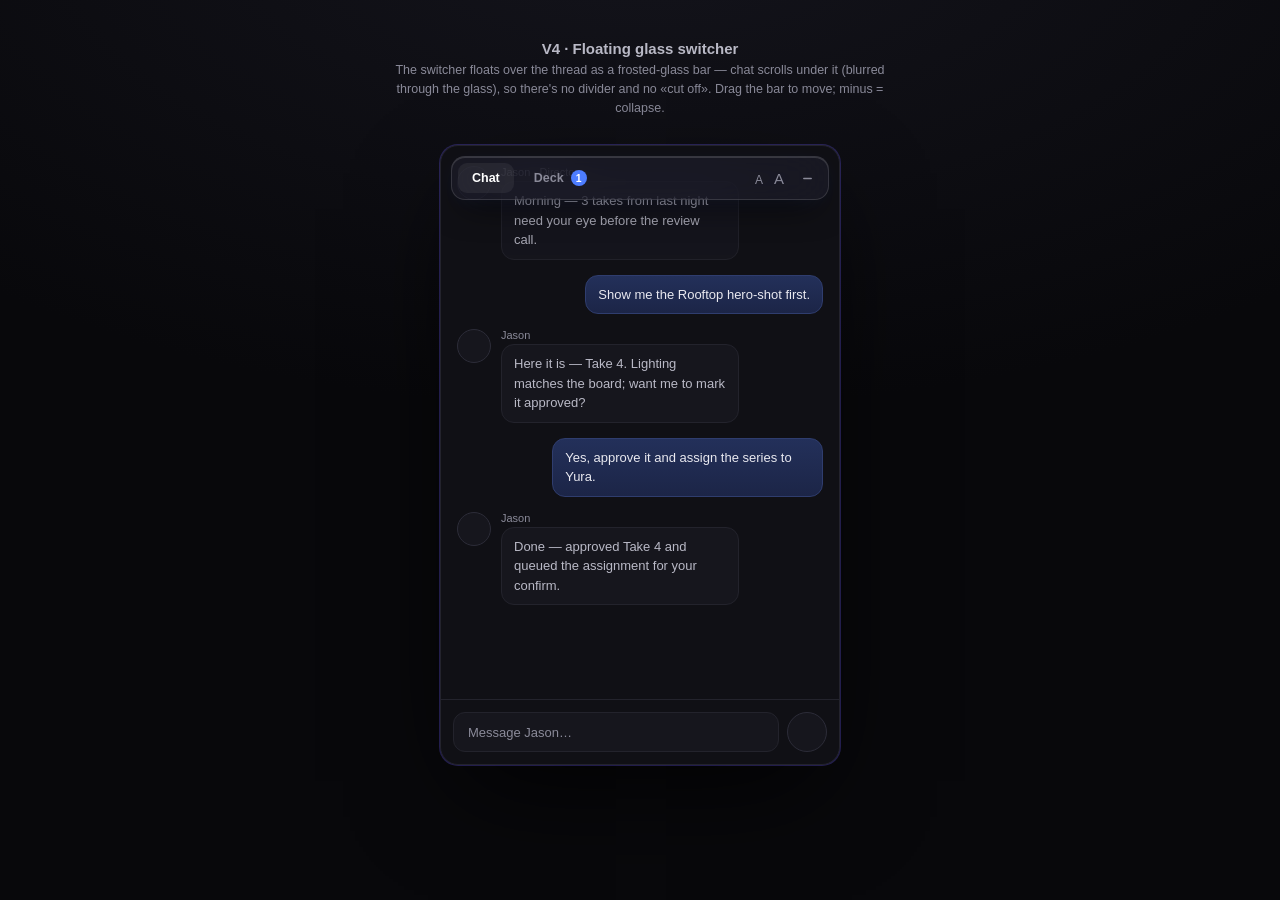
<file: switcher-v4-floating-glass.html>
<!doctype html>
<!--
  Chat/Deck SWITCHER — V4: FLOATING GLASS (Sage, 2026-07-07).
  Owner idea: «висящая над чатом плашка в полупрозрачном стиле как сейчас модно» — the switcher FLOATS
  over the chat as a frosted-glass bar; the thread scrolls UNDER it (visible blurred through the glass),
  so there is no divider / no «cut off» at all. iOS-26 floating-toolbar vibe.
  Shown over a real thread so the backdrop-blur reads. Brand tokens from assistant-deck-modal-popup.html.
-->
<html lang="en">
  <head>
    <meta charset="utf-8" />
    <meta name="viewport" content="width=device-width, initial-scale=1" />
    <title>SceneOS — Switcher V4 floating glass</title>
    <style>
      :root {
        --ink: #08080b;
        --panel: #101015;
        --panel2: #16161d;
        --line: #23232c;
        --line2: #2c2c38;
        --mut: #8a8a99;
        --soft: #b9b9c6;
        --text: #e9e9f0;
        --white: #fff;
        --acc: #4d7dff;
        --acc2: #6e5bff;
      }
      * {
        box-sizing: border-box;
      }
      body {
        margin: 0;
        min-height: 100vh;
        background: radial-gradient(1000px 500px at 50% -10%, #14141c, var(--ink));
        color: var(--text);
        font-family: -apple-system, BlinkMacSystemFont, 'Segoe UI', Roboto, sans-serif;
        display: flex;
        flex-direction: column;
        align-items: center;
        padding: 40px 20px 60px;
      }
      h1 {
        font-size: 15px;
        font-weight: 600;
        color: var(--soft);
        margin: 0 0 4px;
      }
      .sub {
        color: var(--mut);
        font-size: 12.5px;
        margin: 0 0 28px;
        max-width: 520px;
        text-align: center;
        line-height: 1.5;
      }

      /* the popup panel */
      .pop {
        position: relative;
        width: 400px;
        height: 620px;
        background: var(--panel);
        border: 1px solid var(--line);
        border-radius: 18px;
        box-shadow:
          0 0 0 1px rgba(110, 91, 255, 0.28),
          0 40px 100px -24px rgba(0, 0, 0, 0.85);
        overflow: hidden;
        display: flex;
        flex-direction: column;
      }

      /* ── THE FLOATING GLASS SWITCHER — hovers over the thread ── */
      .glassbar {
        position: absolute;
        top: 10px;
        left: 10px;
        right: 10px;
        z-index: 5;
        height: 44px;
        display: flex;
        align-items: center;
        gap: 6px;
        padding: 0 8px 0 6px;
        border-radius: 14px;
        /* V4b — FLOAT harder without going heavy (owner «теряется… должна висеть, лёгкой но заметной»,
           dark-on-dark). Slightly lighter+more opaque fill so it's present; a brighter top light-edge that
           catches light (reads as glass); a deeper drop shadow to lift it OFF the thread; a whisper of
           accent bloom so it floats on the dark canvas (on-brand blue, kept low). Still translucent + blur. */
        background: rgba(30, 30, 42, 0.62);
        backdrop-filter: blur(24px) saturate(1.7);
        -webkit-backdrop-filter: blur(24px) saturate(1.7);
        border: 1px solid rgba(255, 255, 255, 0.13);
        box-shadow:
          0 1px 0 rgba(255, 255, 255, 0.14) inset,
          0 14px 34px -12px rgba(0, 0, 0, 0.78),
          0 4px 22px -8px rgba(77, 125, 255, 0.16);
        cursor: grab;
      }
      .tab {
        display: inline-flex;
        align-items: center;
        gap: 7px;
        height: 30px;
        padding: 0 14px;
        border: 0;
        background: transparent;
        color: var(--mut);
        font: inherit;
        font-size: 12.5px;
        font-weight: 600;
        border-radius: 9px;
        cursor: pointer;
        transition: color 0.14s;
      }
      .tab:hover {
        color: var(--soft);
      }
      /* active = a WHISPER of a highlight (owner «лёгкое не кричащее выделение», dots removed): brighter
         text + a soft low-opacity fill. No dot, no loud accent — the fill just barely lifts the active tab. */
      .tab.on {
        color: var(--white);
        background: rgba(255, 255, 255, 0.06);
      }
      .cnt {
        font-size: 10.5px;
        font-weight: 700;
        color: #fff;
        background: var(--acc);
        border-radius: 999px;
        min-width: 16px;
        height: 16px;
        padding: 0 5px;
        display: inline-grid;
        place-items: center;
      }
      .spacer {
        margin-left: auto;
      }
      .ascale {
        display: inline-flex;
        align-items: baseline;
        gap: 11px;
        color: var(--mut);
        font-size: 12px;
        padding: 0 4px;
      }
      .ascale .lg {
        font-size: 15px;
      }
      .mincol {
        display: inline-grid;
        place-items: center;
        width: 26px;
        height: 26px;
        border: 0;
        background: transparent;
        color: var(--mut);
        cursor: pointer;
        border-radius: 8px;
      }
      .mincol:hover {
        color: #fff;
        background: rgba(255, 255, 255, 0.08);
      }

      /* ── the thread — runs to the TOP of the panel, so the glass bar floats OVER the first rows ── */
      .thread {
        flex: 1;
        overflow-y: auto;
        padding: 16px 16px 14px;
        display: flex;
        flex-direction: column;
        gap: 15px;
      }
      /* first block sits UNDER the glass — a scroll-cue that content lives behind the bar */
      .thread .under {
        margin-top: 4px;
        opacity: 0.9;
      }
      .m {
        display: flex;
        gap: 10px;
      }
      .av {
        width: 34px;
        height: 34px;
        border-radius: 50%;
        background: var(--panel2);
        border: 1px solid var(--line2);
        flex: none;
      }
      .m.me {
        flex-direction: row-reverse;
      }
      .bub {
        max-width: 74%;
        font-size: 13px;
        line-height: 1.5;
        color: var(--soft);
        background: var(--panel2);
        border: 1px solid var(--line);
        padding: 9px 12px;
        border-radius: 13px;
      }
      .m.me .bub {
        color: var(--text);
        background: linear-gradient(180deg, #23305a, #1c2547);
        border-color: #2f3d6e;
      }
      .nm {
        font-size: 11px;
        color: var(--mut);
        margin: 0 0 3px;
      }

      /* composer */
      .composer {
        flex: none;
        border-top: 1px solid var(--line);
        padding: 12px;
        display: flex;
        align-items: center;
        gap: 8px;
      }
      .ci {
        flex: 1;
        height: 40px;
        border-radius: 12px;
        background: var(--panel2);
        border: 1px solid var(--line);
        color: var(--mut);
        display: flex;
        align-items: center;
        padding: 0 14px;
        font-size: 13px;
      }
      .mic {
        width: 40px;
        height: 40px;
        border-radius: 50%;
        background: var(--panel2);
        border: 1px solid var(--line2);
        flex: none;
      }
    </style>
  </head>
  <body>
    <h1>V4 · Floating glass switcher</h1>
    <p class="sub">
      The switcher floats over the thread as a frosted-glass bar — chat scrolls under it (blurred
      through the glass), so there's no divider and no «cut off». Drag the bar to move; minus =
      collapse.
    </p>

    <div class="pop">
      <!-- floating glass switcher — hovers OVER the thread -->
      <div class="glassbar">
        <button class="tab on">Chat</button>
        <button class="tab">Deck <span class="cnt">1</span></button>
        <span class="spacer"></span>
        <span class="ascale">A<span class="lg">A</span></span>
        <button class="mincol" title="Свернуть" aria-label="Свернуть чат">
          <svg
            width="15"
            height="15"
            viewBox="0 0 24 24"
            fill="none"
            stroke="currentColor"
            stroke-width="2.2"
            stroke-linecap="round"
          >
            <line x1="6" y1="12" x2="18" y2="12"></line>
          </svg>
        </button>
      </div>

      <!-- thread runs to the top; first rows live UNDER the glass -->
      <div class="thread">
        <div class="m under">
          <span class="av"></span>
          <div>
            <p class="nm">Jason · Director</p>
            <div class="bub">
              Morning — 3 takes from last night need your eye before the review call.
            </div>
          </div>
        </div>
        <div class="m me">
          <div class="bub">Show me the Rooftop hero-shot first.</div>
        </div>
        <div class="m">
          <span class="av"></span>
          <div>
            <p class="nm">Jason</p>
            <div class="bub">
              Here it is — Take 4. Lighting matches the board; want me to mark it approved?
            </div>
          </div>
        </div>
        <div class="m me">
          <div class="bub">Yes, approve it and assign the series to Yura.</div>
        </div>
        <div class="m">
          <span class="av"></span>
          <div>
            <p class="nm">Jason</p>
            <div class="bub">
              Done — approved Take 4 and queued the assignment for your confirm.
            </div>
          </div>
        </div>
      </div>

      <div class="composer">
        <div class="ci">Message Jason…</div>
        <span class="mic"></span>
      </div>
    </div>
  </body>
</html>
</file>
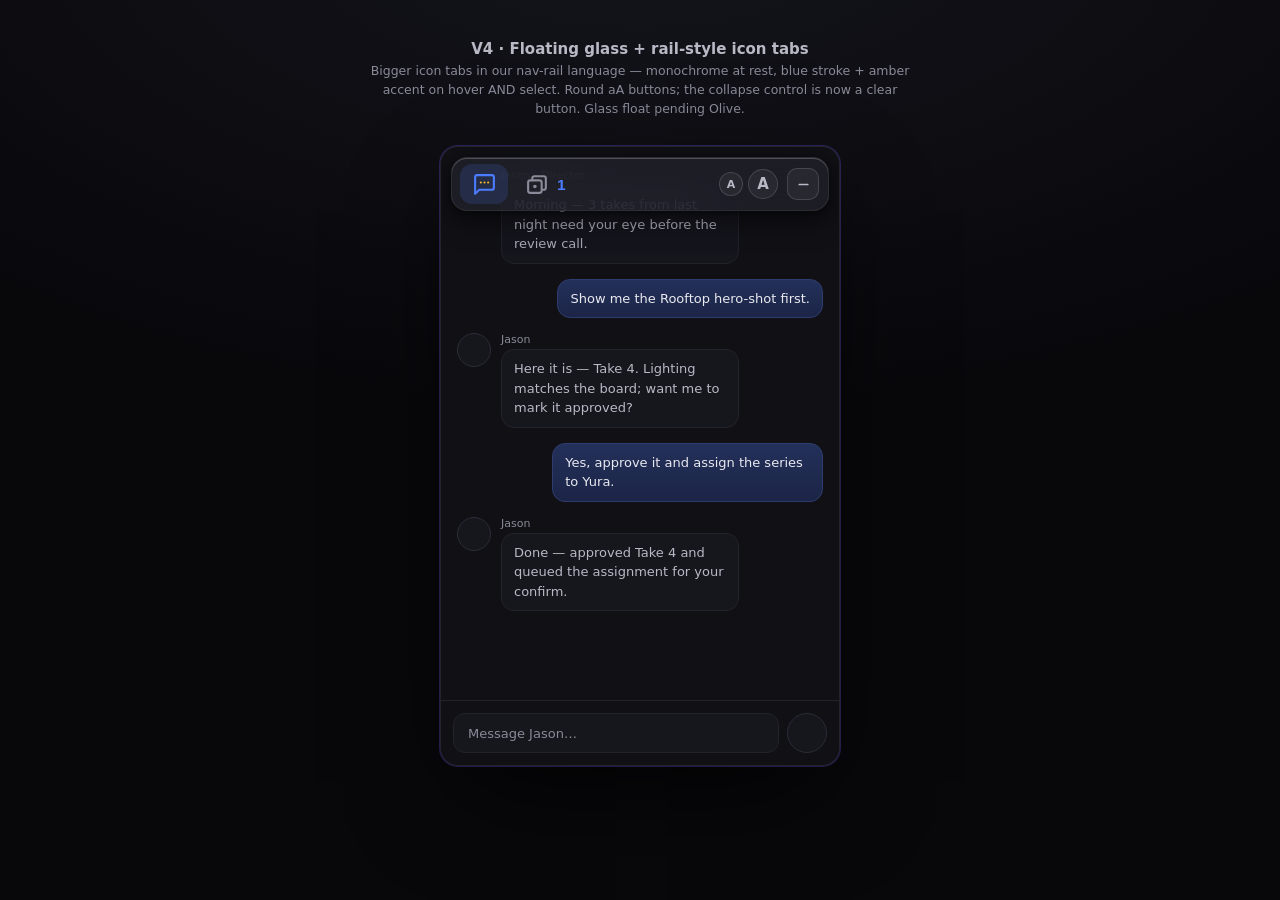
<file: switcher-v4-glass-icons.html>
<!doctype html>
<!--
  Chat/Deck SWITCHER — V4-ICONS r2: floating glass + BIGGER rail-style icon tabs (Sage, 2026-07-07).
  Owner feedback on r1: (9) buttons too small → bigger touch targets. (10) icons «в нашем стиле, как в
  левом баре» (nav-rail RAIL_ICONS: Lucide base + .rail-amber accent) — monochrome at rest → BLUE stroke
  + AMBER accent on hover AND select (owner «комбинация синего и жёлтых»). (11) collapse button «не понятно
  что это кнопка» → give it a real button container. (12) aA font-size «колхозно/2020» → two ROUND buttons
  of different sizes (2026). Chat = the canon `assistant` rail glyph (bubble + amber dots); Deck = stacked
  cards + amber accent. Glass float still pending Olive. Tokens from assistant-deck-modal-popup.html.
-->
<html lang="en">
  <head>
    <meta charset="utf-8" />
    <meta name="viewport" content="width=device-width, initial-scale=1" />
    <title>SceneOS — Switcher V4 glass + rail icons</title>
    <!-- brand fonts (General Sans body, Clash Display display) — same Fontshare load as the main prototype -->
    <link
      href="https://api.fontshare.com/v2/css?f[]=clash-display@600,700&f[]=general-sans@400,500,600&display=swap"
      rel="stylesheet"
    />
    <style>
      :root {
        --ink: #08080b;
        --panel: #101015;
        --panel2: #16161d;
        --line: #23232c;
        --line2: #2c2c38;
        --mut: #8a8a99;
        --soft: #b9b9c6;
        --text: #e9e9f0;
        --white: #fff;
        --acc: #4d7dff;
        --acc2: #6e5bff;
        --star: #fbbf24;
      }
      * {
        box-sizing: border-box;
      }
      body {
        margin: 0;
        min-height: 100vh;
        background: radial-gradient(1000px 500px at 50% -10%, #14141c, var(--ink));
        color: var(--text);
        font-family:
          'General Sans',
          system-ui,
          -apple-system,
          'Segoe UI',
          sans-serif;
        display: flex;
        flex-direction: column;
        align-items: center;
        padding: 40px 20px 60px;
      }
      h1 {
        font-size: 15px;
        font-weight: 600;
        color: var(--soft);
        margin: 0 0 4px;
      }
      .sub {
        color: var(--mut);
        font-size: 12.5px;
        margin: 0 0 28px;
        max-width: 540px;
        text-align: center;
        line-height: 1.5;
      }
      .pop {
        position: relative;
        width: 400px;
        height: 620px;
        background: var(--panel);
        border: 1px solid var(--line);
        border-radius: 18px;
        box-shadow:
          0 0 0 1px rgba(110, 91, 255, 0.28),
          0 40px 100px -24px rgba(0, 0, 0, 0.85);
        overflow: hidden;
        display: flex;
        flex-direction: column;
      }

      /* floating glass bar (V4b lift) — height grown for the bigger buttons */
      .glassbar {
        position: absolute;
        top: 10px;
        left: 10px;
        right: 10px;
        z-index: 5;
        height: 54px;
        display: flex;
        align-items: center;
        gap: 6px;
        padding: 0 9px 0 8px;
        border-radius: 16px;
        /* Olive brand guidance 2026-07-07 (`agents/olive/handoffs/sage-floating-glass-switcher-brand-
           guidance-2026-07-07.md`): on dark, glass floats by being LIGHTER than the panel, not a dark tint.
           4 quiet moves — (1) lighter+denser fill + low saturate; (2) asymmetric light-edge (top .22 /
           sides .07); (3) NEUTRAL elevation + contact, NO accent-purple bloom (switcher = secondary utility
           chrome, quieter than its parent; accent reserved for the popup's identity); (4) mobile pill radius. */
        background: rgba(34, 34, 44, 0.74);
        backdrop-filter: blur(22px) saturate(1.25);
        -webkit-backdrop-filter: blur(22px) saturate(1.25);
        border: 1px solid rgba(255, 255, 255, 0.07);
        box-shadow:
          inset 0 1px 0 rgba(255, 255, 255, 0.22),
          0 8px 28px rgba(0, 0, 0, 0.5),
          0 2px 6px rgba(0, 0, 0, 0.4);
        cursor: grab;
      }

      /* ICON tabs — nav-rail language, BIGGER (owner «крупнее кнопки») */
      .itab {
        position: relative;
        display: inline-grid;
        place-items: center;
        width: 48px;
        height: 40px;
        border: 0;
        background: transparent;
        color: var(--mut);
        border-radius: 12px;
        cursor: pointer;
        transition:
          color 0.14s,
          background 0.14s;
      }
      .itab svg {
        width: 25px;
        height: 25px;
      }
      /* rail-icon rule (globals.css nav canon): .rail-amber = currentColor at rest → #fbbf24 on hover/active.
         Owner «когда наводишь/выбираешь — цветные, комбинация синего и жёлтых»: stroke → --acc blue, accent
         → --star amber, on BOTH hover and select. */
      .itab .rail-amber {
        fill: currentColor;
      }
      .itab:hover {
        color: var(--acc);
        background: rgba(77, 125, 255, 0.1);
      }
      .itab:hover .rail-amber {
        fill: var(--star);
      }
      .itab.on {
        color: var(--acc);
        background: rgba(77, 125, 255, 0.15);
      }
      .itab.on .rail-amber {
        fill: var(--star);
      }
      /* unread badge on the deck icon — ratified FAB blue pill, corner-mounted (mobile tab-badge) */
      .badge {
        position: absolute;
        top: 0;
        right: 2px;
        min-width: 16px;
        height: 16px;
        padding: 0 4px;
        border-radius: 999px;
        background: var(--acc);
        color: #fff;
        font-size: 10px;
        font-weight: 700;
        display: grid;
        place-items: center;
        box-shadow: 0 0 0 2px rgba(30, 30, 42, 0.95);
      }

      /* fix vertical centering (owner «центрирование внутри кнопок по вертикали не совсем правильное»):
         inline SVGs carry a baseline descender gap that nudges them down — display:block removes it. */
      .itab svg,
      .mincol svg,
      .asz svg {
        display: block;
      }
      /* Deck tab carries the count INLINE right of the icon (owner «не живопыркой сверху, а справа как
         часть иконки, крупнее»): the button widens to hold icon + a prominent blue number. */
      .itab.deck {
        display: inline-flex;
        align-items: center;
        justify-content: center;
        gap: 7px;
        width: auto;
        padding: 0 13px 0 11px;
      }
      .count {
        font-size: 15.5px;
        font-weight: 700;
        color: var(--acc);
        font-variant-numeric: tabular-nums;
        line-height: 1;
      }

      .spacer {
        margin-left: auto;
      }

      /* aA font-size — TWO ROUND buttons of different sizes (owner «круглые а-ля кнопки с разным размером»,
         2026 not 2020). Small circle = smaller text, big circle = bigger. */
      .ascale {
        display: inline-flex;
        align-items: center;
        gap: 5px;
      }
      .asz {
        display: inline-grid;
        place-items: center;
        border: 1px solid rgba(255, 255, 255, 0.14);
        background: rgba(255, 255, 255, 0.05);
        color: var(--soft);
        border-radius: 50%;
        cursor: pointer;
        font-family: inherit;
        font-weight: 600;
        line-height: 1;
        transition: 0.14s;
      }
      .asz:hover {
        color: #fff;
        background: rgba(255, 255, 255, 0.13);
        border-color: rgba(255, 255, 255, 0.22);
      }
      .asz.sm {
        width: 24px;
        height: 24px;
        font-size: 11px;
      }
      .asz.lg {
        width: 30px;
        height: 30px;
        font-size: 15px;
      }

      /* COLLAPSE — now a REAL button container (owner «не понятно что это кнопка»): rounded chip w/ border
         + soft fill, so it reads as tappable. Minus glyph inside. */
      .mincol {
        display: inline-grid;
        place-items: center;
        width: 32px;
        height: 32px;
        margin-left: 3px;
        border: 1px solid rgba(255, 255, 255, 0.14);
        background: rgba(255, 255, 255, 0.05);
        color: var(--soft);
        cursor: pointer;
        border-radius: 10px;
        transition: 0.14s;
      }
      .mincol:hover {
        color: #fff;
        background: rgba(255, 255, 255, 0.13);
        border-color: rgba(255, 255, 255, 0.22);
      }
      .mincol svg {
        width: 17px;
        height: 17px;
      }

      /* thread */
      .thread {
        flex: 1;
        overflow-y: auto;
        padding: 16px 16px 14px;
        display: flex;
        flex-direction: column;
        gap: 15px;
      }
      .thread .under {
        margin-top: 6px;
        opacity: 0.9;
      }
      .m {
        display: flex;
        gap: 10px;
      }
      .av {
        width: 34px;
        height: 34px;
        border-radius: 50%;
        background: var(--panel2);
        border: 1px solid var(--line2);
        flex: none;
      }
      .m.me {
        flex-direction: row-reverse;
      }
      .bub {
        max-width: 74%;
        font-size: 13px;
        line-height: 1.5;
        color: var(--soft);
        background: var(--panel2);
        border: 1px solid var(--line);
        padding: 9px 12px;
        border-radius: 13px;
      }
      .m.me .bub {
        color: var(--text);
        background: linear-gradient(180deg, #23305a, #1c2547);
        border-color: #2f3d6e;
      }
      .nm {
        font-size: 11px;
        color: var(--mut);
        margin: 0 0 3px;
      }
      .composer {
        flex: none;
        border-top: 1px solid var(--line);
        padding: 12px;
        display: flex;
        align-items: center;
        gap: 8px;
      }
      .ci {
        flex: 1;
        height: 40px;
        border-radius: 12px;
        background: var(--panel2);
        border: 1px solid var(--line);
        color: var(--mut);
        display: flex;
        align-items: center;
        padding: 0 14px;
        font-size: 13px;
      }
      .mic {
        width: 40px;
        height: 40px;
        border-radius: 50%;
        background: var(--panel2);
        border: 1px solid var(--line2);
        flex: none;
      }
    </style>
  </head>
  <body>
    <h1>V4 · Floating glass + rail-style icon tabs</h1>
    <p class="sub">
      Bigger icon tabs in our nav-rail language — monochrome at rest, blue stroke + amber accent on
      hover AND select. Round aA buttons; the collapse control is now a clear button. Glass float
      pending Olive.
    </p>

    <div class="pop">
      <div class="glassbar">
        <!-- Chat = the canon `assistant` rail glyph (bubble + 3 amber dots) -->
        <button class="itab on" title="Chat" aria-label="Chat">
          <svg
            viewBox="0 0 24 24"
            fill="none"
            stroke="currentColor"
            stroke-width="2"
            stroke-linecap="round"
            stroke-linejoin="round"
          >
            <path d="M21 15a2 2 0 0 1-2 2H7l-4 4V5a2 2 0 0 1 2-2h14a2 2 0 0 1 2 2z"></path>
            <circle class="rail-amber" cx="8.5" cy="10" r="1" stroke="none"></circle>
            <circle class="rail-amber" cx="12" cy="10" r="1" stroke="none"></circle>
            <circle class="rail-amber" cx="15.5" cy="10" r="1" stroke="none"></circle>
          </svg>
        </button>
        <!-- Deck = stacked cards + amber accent, rail language -->
        <button class="itab deck" title="Deck" aria-label="Deck — 1 unread">
          <svg
            viewBox="0 0 24 24"
            fill="none"
            stroke="currentColor"
            stroke-width="2"
            stroke-linecap="round"
            stroke-linejoin="round"
          >
            <rect x="3" y="8" width="13" height="12" rx="2"></rect>
            <path d="M7 8V6a2 2 0 0 1 2-2h9a2 2 0 0 1 2 2v9a2 2 0 0 1-2 2h-1"></path>
            <circle class="rail-amber" cx="9.5" cy="14" r="1.7" stroke="none"></circle>
          </svg>
          <span class="count">1</span>
        </button>

        <span class="spacer"></span>

        <!-- aA — two round buttons, different sizes -->
        <span class="ascale">
          <button class="asz sm" title="Меньше текст" aria-label="Decrease text size">A</button>
          <button class="asz lg" title="Больше текст" aria-label="Increase text size">A</button>
        </span>

        <!-- collapse — a clear button now -->
        <button class="mincol" title="Свернуть" aria-label="Свернуть чат">
          <svg
            viewBox="0 0 24 24"
            fill="none"
            stroke="currentColor"
            stroke-width="2.4"
            stroke-linecap="round"
          >
            <line x1="6" y1="12" x2="18" y2="12"></line>
          </svg>
        </button>
      </div>

      <div class="thread">
        <div class="m under">
          <span class="av"></span>
          <div>
            <p class="nm">Jason · Director</p>
            <div class="bub">
              Morning — 3 takes from last night need your eye before the review call.
            </div>
          </div>
        </div>
        <div class="m me"><div class="bub">Show me the Rooftop hero-shot first.</div></div>
        <div class="m">
          <span class="av"></span>
          <div>
            <p class="nm">Jason</p>
            <div class="bub">
              Here it is — Take 4. Lighting matches the board; want me to mark it approved?
            </div>
          </div>
        </div>
        <div class="m me">
          <div class="bub">Yes, approve it and assign the series to Yura.</div>
        </div>
        <div class="m">
          <span class="av"></span>
          <div>
            <p class="nm">Jason</p>
            <div class="bub">
              Done — approved Take 4 and queued the assignment for your confirm.
            </div>
          </div>
        </div>
      </div>

      <div class="composer">
        <div class="ci">Message Jason…</div>
        <span class="mic"></span>
      </div>
    </div>
  </body>
</html>
</file>
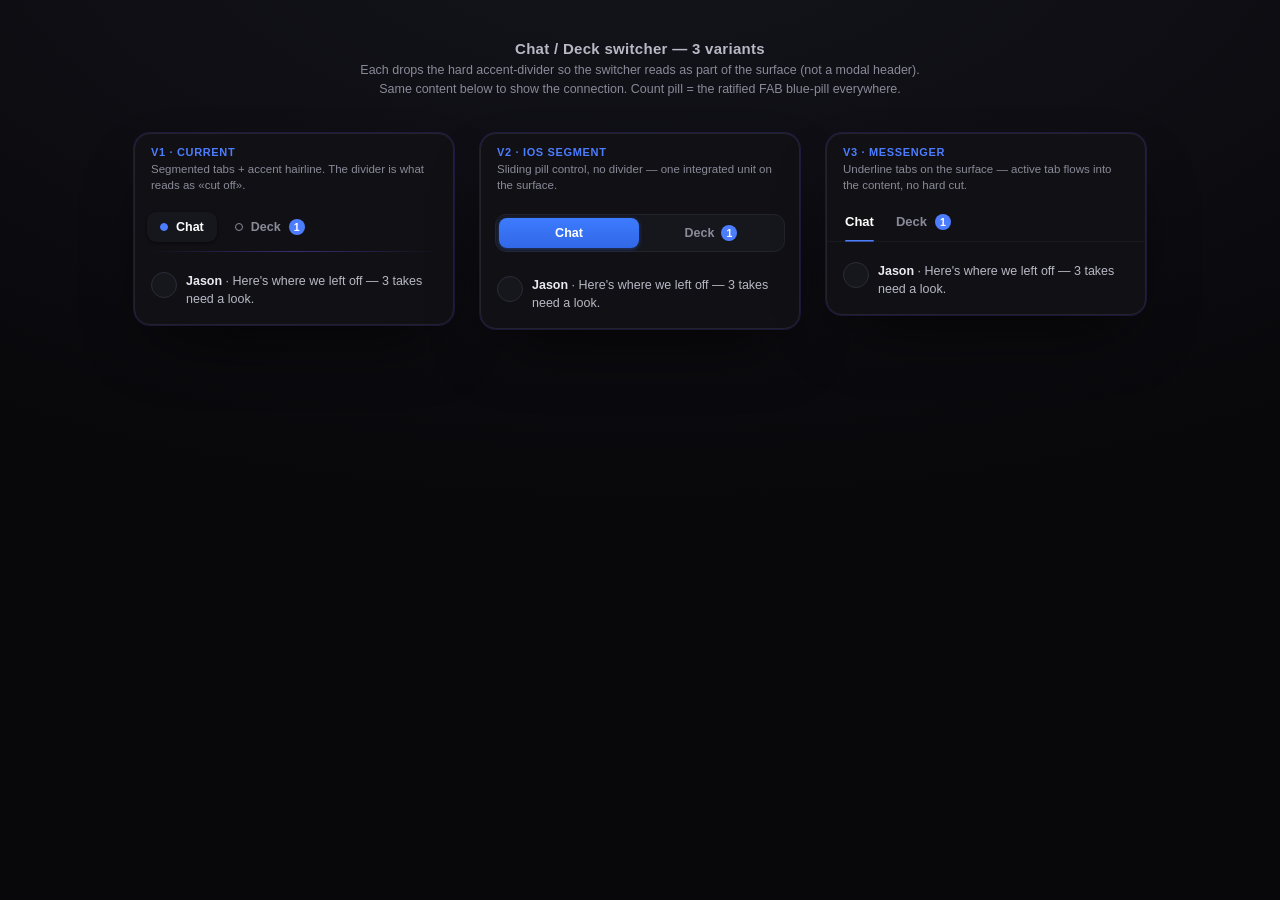
<file: switcher-variants.html>
<!doctype html>
<!--
  Chat/Deck SWITCHER — variant exploration (Sage, 2026-07-06).
  Owner brief: the current segmented tabs look «cut off from the bottom» because of the accent-hairline
  divider under them — «сделать более органической частью, принципы стандартной модалки тут не работают».
  So each variant DROPS the hard divider and integrates the switcher into the surface (messenger logic).
  Each card shows the switcher + a hint of the chat below so the connection-to-content reads.
  Scoped comparison only — brand tokens copied from assistant-deck-modal-popup.html.
-->
<html lang="en">
  <head>
    <meta charset="utf-8" />
    <meta name="viewport" content="width=device-width, initial-scale=1" />
    <title>SceneOS — Switcher variants</title>
    <style>
      :root {
        --ink: #08080b;
        --panel: #101015;
        --panel2: #16161d;
        --line: #23232c;
        --line2: #2c2c38;
        --mut: #8a8a99;
        --soft: #b9b9c6;
        --text: #e9e9f0;
        --white: #fff;
        --acc: #4d7dff;
        --acc2: #6e5bff;
        --ok: #34d399;
      }
      * {
        box-sizing: border-box;
      }
      body {
        margin: 0;
        background: radial-gradient(1200px 600px at 50% -10%, #14141c, var(--ink));
        color: var(--text);
        font-family: -apple-system, BlinkMacSystemFont, 'Segoe UI', Roboto, sans-serif;
        min-height: 100vh;
        padding: 40px 24px 64px;
      }
      h1 {
        font-size: 15px;
        font-weight: 600;
        letter-spacing: 0.02em;
        color: var(--soft);
        text-align: center;
        margin: 0 0 4px;
      }
      .sub {
        text-align: center;
        color: var(--mut);
        font-size: 12.5px;
        margin: 0 auto 34px;
        max-width: 560px;
        line-height: 1.5;
      }
      .grid {
        display: flex;
        flex-wrap: wrap;
        gap: 26px;
        justify-content: center;
        align-items: flex-start;
      }
      /* a mini popup top — same panel/radius language as the real popup */
      .card {
        width: 320px;
        background: var(--panel);
        border: 1px solid var(--line);
        border-radius: 16px;
        box-shadow:
          0 0 0 1px rgba(110, 91, 255, 0.18),
          0 30px 70px -28px rgba(0, 0, 0, 0.8);
        overflow: hidden;
      }
      .vlabel {
        font-size: 11px;
        font-weight: 700;
        letter-spacing: 0.06em;
        text-transform: uppercase;
        color: var(--acc);
        padding: 12px 16px 0;
      }
      .vnote {
        font-size: 11.5px;
        color: var(--mut);
        padding: 3px 16px 8px;
        line-height: 1.45;
      }
      /* shared mock content under the switcher — proves the connection to the surface */
      .body {
        padding: 8px 16px 16px;
      }
      .msg {
        display: flex;
        gap: 9px;
        margin-top: 12px;
      }
      .av {
        width: 26px;
        height: 26px;
        border-radius: 50%;
        background: var(--panel2);
        border: 1px solid var(--line2);
        flex: none;
      }
      .bub {
        font-size: 12.5px;
        color: var(--soft);
        line-height: 1.45;
      }
      .bub b {
        color: var(--text);
        font-weight: 600;
      }
      /* count pill — FAB style (solid --acc + white), same everywhere (owner-ratified) */
      .cnt {
        font-size: 10.5px;
        font-weight: 700;
        color: #fff;
        background: var(--acc);
        border-radius: 999px;
        min-width: 16px;
        height: 16px;
        padding: 0 5px;
        display: inline-grid;
        place-items: center;
      }

      /* ═══ V1 — CURRENT (segmented tabs + hard divider) — the baseline he finds «cut off» ═══ */
      .v1 .bar {
        display: flex;
        align-items: center;
        gap: 5px;
        padding: 10px 12px 9px;
      }
      .v1 .tab {
        display: inline-flex;
        align-items: center;
        gap: 8px;
        height: 30px;
        padding: 0 13px;
        border: 0;
        background: transparent;
        color: var(--mut);
        font: inherit;
        font-size: 12.5px;
        font-weight: 600;
        border-radius: 9px;
        cursor: pointer;
      }
      .v1 .tab.on {
        color: var(--white);
        background: var(--panel2);
        box-shadow: 0 1px 3px rgba(0, 0, 0, 0.45);
      }
      .v1 .dot {
        width: 8px;
        height: 8px;
        border-radius: 50%;
        border: 1.5px solid var(--mut);
      }
      .v1 .tab.on .dot {
        background: var(--acc);
        border-color: var(--acc);
      }
      /* the divider he dislikes */
      .v1 .seam {
        height: 1px;
        margin: 0 12px;
        background: linear-gradient(90deg, transparent, rgba(110, 91, 255, 0.4), transparent);
      }

      /* ═══ V2 — iOS SEGMENTED CONTROL (sliding pill, no divider, integrated) ═══ */
      .v2 .seg {
        margin: 12px 14px 4px;
        display: grid;
        grid-template-columns: 1fr 1fr;
        gap: 2px;
        padding: 3px;
        background: var(--panel2);
        border: 1px solid var(--line);
        border-radius: 11px;
      }
      .v2 .sbtn {
        display: inline-flex;
        align-items: center;
        justify-content: center;
        gap: 7px;
        height: 30px;
        border: 0;
        background: transparent;
        color: var(--mut);
        font: inherit;
        font-size: 12.5px;
        font-weight: 600;
        border-radius: 8px;
        cursor: pointer;
      }
      .v2 .sbtn.on {
        color: var(--white);
        background: linear-gradient(180deg, #3d7bff, #3168e6);
        box-shadow: 0 1px 4px rgba(61, 123, 255, 0.4);
      }

      /* ═══ V3 — MESSENGER UNDERLINE (active tab blends into content, no hard divider) ═══ */
      .v3 .mbar {
        display: flex;
        gap: 22px;
        padding: 12px 18px 0;
      }
      .v3 .mtab {
        position: relative;
        border: 0;
        background: transparent;
        color: var(--mut);
        font: inherit;
        font-size: 13px;
        font-weight: 600;
        padding: 0 0 11px;
        cursor: pointer;
        display: inline-flex;
        align-items: center;
        gap: 8px;
      }
      .v3 .mtab.on {
        color: var(--white);
      }
      /* the active underline — short, accent, sits ON the surface (no full-width divider) */
      .v3 .mtab.on::after {
        content: '';
        position: absolute;
        left: 0;
        right: 0;
        bottom: -1px;
        height: 2px;
        border-radius: 2px;
        background: var(--acc);
      }
      /* a faint full-width base rule at very low opacity so tabs sit on a soft ground, not a hard cut */
      .v3 .mrule {
        height: 1px;
        background: var(--line);
        opacity: 0.5;
      }
    </style>
  </head>
  <body>
    <h1>Chat / Deck switcher — 3 variants</h1>
    <p class="sub">
      Each drops the hard accent-divider so the switcher reads as part of the surface (not a modal
      header). Same content below to show the connection. Count pill = the ratified FAB blue-pill
      everywhere.
    </p>
    <div class="grid">
      <!-- V1 — current baseline -->
      <div class="card v1">
        <div class="vlabel">V1 · Current</div>
        <div class="vnote">
          Segmented tabs + accent hairline. The divider is what reads as «cut off».
        </div>
        <div class="bar">
          <button class="tab on"><span class="dot"></span>Chat</button>
          <button class="tab"><span class="dot"></span>Deck <span class="cnt">1</span></button>
        </div>
        <div class="seam"></div>
        <div class="body">
          <div class="msg">
            <span class="av"></span>
            <span class="bub"><b>Jason</b> · Here's where we left off — 3 takes need a look.</span>
          </div>
        </div>
      </div>

      <!-- V2 — iOS segmented -->
      <div class="card v2">
        <div class="vlabel">V2 · iOS segment</div>
        <div class="vnote">
          Sliding pill control, no divider — one integrated unit on the surface.
        </div>
        <div class="seg">
          <button class="sbtn on">Chat</button>
          <button class="sbtn">Deck <span class="cnt">1</span></button>
        </div>
        <div class="body">
          <div class="msg">
            <span class="av"></span>
            <span class="bub"><b>Jason</b> · Here's where we left off — 3 takes need a look.</span>
          </div>
        </div>
      </div>

      <!-- V3 — messenger underline -->
      <div class="card v3">
        <div class="vlabel">V3 · Messenger</div>
        <div class="vnote">
          Underline tabs on the surface — active tab flows into the content, no hard cut.
        </div>
        <div class="mbar">
          <button class="mtab on">Chat</button>
          <button class="mtab">Deck <span class="cnt">1</span></button>
        </div>
        <div class="mrule"></div>
        <div class="body">
          <div class="msg">
            <span class="av"></span>
            <span class="bub"><b>Jason</b> · Here's where we left off — 3 takes need a look.</span>
          </div>
        </div>
      </div>
    </div>
  </body>
</html>
</file>
